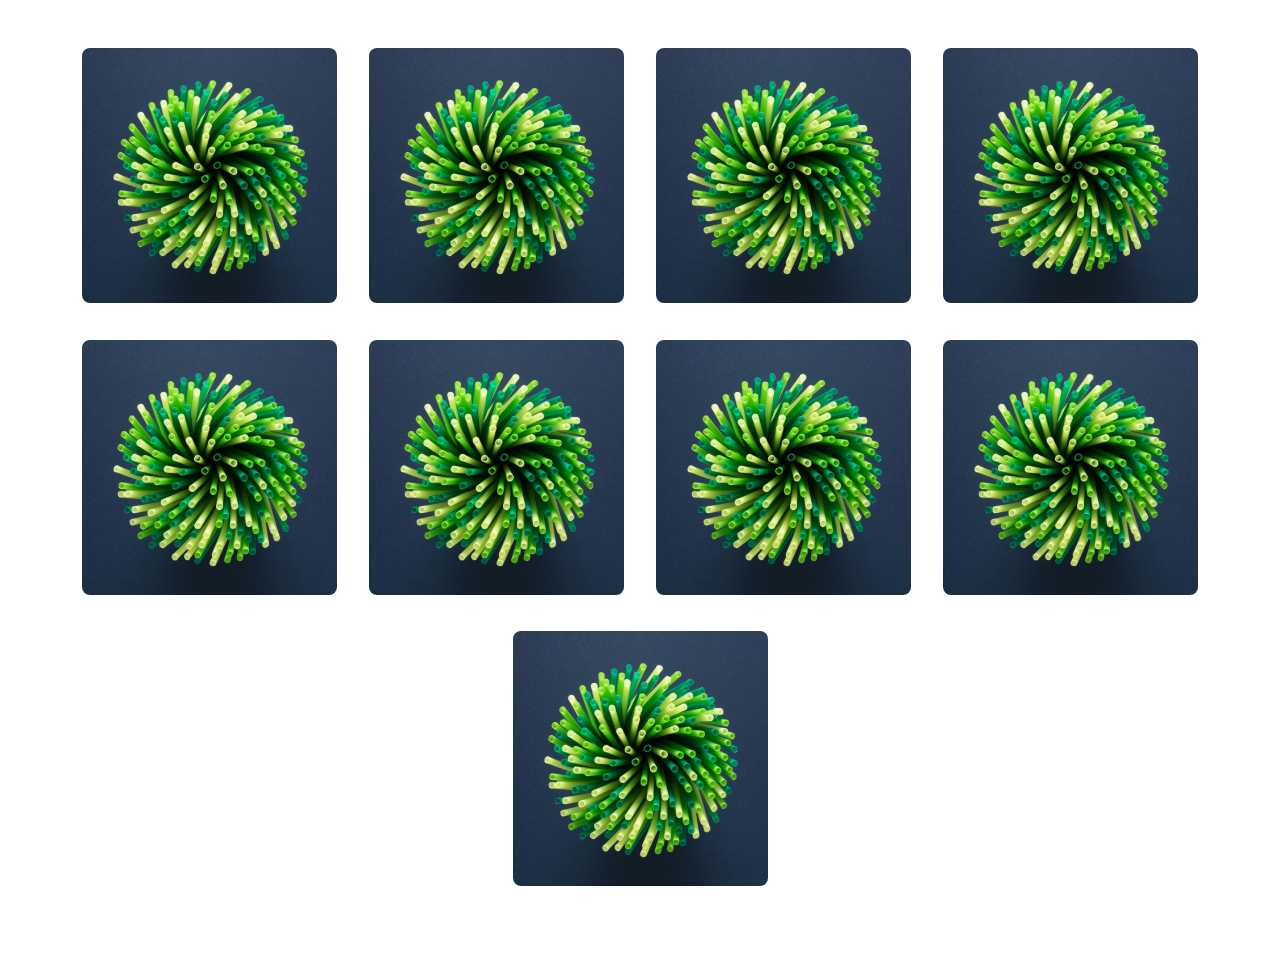
<file: exercises/Ex1-HTMLdata/HTMLdata.html>
<!DOCTYPE html>
<html lang="en">

<head>
  <meta charset="UTF-8">
  <meta http-equiv="X-UA-Compatible" content="IE=edge">
  <meta name="viewport" content="width=device-width, initial-scale=1.0">
  <link rel="stylesheet" href="/css/theme.css">
  <link rel="stylesheet" href="/css/base.css">
  <link rel="stylesheet" href="/css/styles.css">
  <link rel="stylesheet" href="/css/pages.css">
  <title>Exercise: Creating HTML with data</title>
</head>

<body>
  <div class="portfolio-grid" id="portfolio">
    <div class="portfolio-card" data-item="web">
      <div class="card-body">
        <img src="/assets/images/portfolio-1.jpg" alt="portfolio icon">
        <a href="#" class="card-popup-box">
          <div>Web Development</div>
          <h3>Food Website</h3>
        </a>
      </div>
    </div>
    <script src="./HTMLDataDRY.js"></script>
</body>

</html>
</file>
<file: css/theme.css>
:root {
    --bg: #fff;
    --bg-panel: #fff; 
    /* Both of these colors are the same, why are we making 2 separate themes?
    Think about what colors you want to keep the same. And what colors you want to change eventually*/
    --color-headings: #161c2d;
    --color-text-opacity: rgba(22, 28, 45, 0.7);
    --color-text: #161c2d;
    --color-text-base: #161c2d;
    --border: #383f53;
    
}

[data-theme="light"] .hero-bg {
    background-image: url("../assets/images/hero-pattern.webp");
    background-position: center;
    background-repeat: no-repeat;
    background-size: cover;
}

[data-theme="dark"] {
    --bg: #171a23;
    --bg-panel: #f1f1f1; 
    --color-headings: #fff;
    --color-text-opacity: rgba(255, 255, 255,0.7);
    --color-text: #fff;
    --color-text-base: #161c2d;
    --border: #ced4da;
}
</file>
<file: css/base.css>
:root {
    --marquee-width: 80vw;
    /*vw-View Width: The width is 80% of the viewport, no matter what the screen size is
    vh-View Height works in a similar way. */
    --marquee-height: 15vh;
    --marquee-elms-displayed: 5;
    --marquee-elm-width: calc(var(--marquee-width) / var(--marquee-elms-displayed));
    --marquee-duration-animation: calc(var(--marquee-elms) * 3s);
    /*marquee-elms will be defined in Javascript*/
}
/*This is assigned to the HTML root of our project. Thus these styles are available globally.*/

section,
footer,
header,
main,
nav {
    display: block;
}
*/*selects everything*/, *::before /*selects any before styles*/, *::after /*selects any after styles*/ {
    box-sizing: border-box;
    /*This takes all of our content in a div and include any margin and padding to it's total size.*/
}

body {
    margin: 0;
    font-family: "Inter", sans-serif;
    font-size: 1rem;
    font-weight: 400;
    line-height: 1.5;
    color: var(--color-text);
    background-color: var(--bg);
    text-align: left;
}

a {
    color: #495fef;
    text-decoration: none;
    background-color: transparent;
}

h1,
h2,
h3,
h4 {
    color: var(--color-headings);
    margin-top: 0.25rem;
    margin-bottom: 0.5rem;
}

p {
    margin-top: 0;
}

button {
    outline: none;
}

.container,
.container-fluid {
    width: 100%;
    padding-left: 15px;
    padding-right: 15px;
    margin-left: auto;
    margin-right: auto;
}

.container {
    max-width: 1140px;
}

.ul-defaults-none {
    list-style: none;
    margin: 0;
    padding: 0;
}

.btn {
    font-weight: 700;
    min-width: 175px;
    display: inline-flex;
    align-items: center;
    justify-content: center;
    text-transform: uppercase;
    letter-spacing: 1.63px;
    transition: 0.4s;
    height: 65px;
    padding-left: 30px;
    padding-right: 30px;
    box-shadow: 0 32px 54px rgba(3, 3, 3, 0.12);
}

.btn:not(:disabled):not(.disabled),
button:not(:disabled):not(.disabled) {
    cursor: pointer;
}
/* This button class will have a cursor pointer on it when we hover over the button
But if the button is disable on our class or the native element, we don't want the cursor to show. */

.btn-primary,
.btn-primary a {
    color: #fff;
    background-color: #495fef;
    border-color: #495fef;
}

.round-pill {
    border-radius: 50rem;
}

.header-lg{
    font-size: 5rem;
    letter-spacing: -2.5px;
    line-height: 1.05;
}

.header-md {
    font-size: 3rem;
    letter-spacing: -2px;
}

.sub-header{
    font-size: 1.3125rem;
    line-height: 1.5;
    padding-top: 1.25rem;
    padding-bottom: 1.875rem;
}
</file>
<file: css/styles.css>
.theme-panel {
    position: fixed;
    right: 0;
    top: 25%;
    z-index: 100;
    transition: 0.4s;
    transform: translateX(100%); /*This hides the panel to the right side of the page*/
}

.theme-body {
    background-color: #495fef;
    border: transparent;
    max-width: 185px;
    padding: 15px 13px;
    text-align: center;
    border-bottom-left-radius: 25px;
    position: relative;
}
.theme-body > span {
    color: white;
    font-size: 13px;
    font-weight: 700;
    letter-spacing: -0.09px;
    line-height: 26px;
    padding-bottom: 8px;
    display: inline-flex;
}

.theme-body .btn-group {
    box-shadow: 0 12px 34px rgba(22, 28, 45, 0.2);
    border-radius: 33px;
    background-color: white;
    overflow: hidden;
    display: flex;
    max-width: 153px;
}

.theme-body .btn-group .switcher-btn {
    background: transparent;
    border: none;
    width: 50%;
    font-size: 11px;
    font-weight: 700;
    height: 42px;
    padding-left: 15px;
    padding-right: 15px;
    letter-spacing: 1.4px;
    text-transform: uppercase;
}

.theme-body .btn-group .switcher-btn.active {
    background-color: #ced4e7;
}

.theme-panel.open {
    transform: translateX(0);
}

.theme-body .theme-tab{
    position: absolute;
    top: 0;
    transform: translateX(-100%);
    display: flex;
    align-items: center;
    justify-content: center;
    width: 30px;
    height: 50px;
    border: 0;
    background: #495fef;
    color: white;
    border-bottom-left-radius: 10px;
    border-top-left-radius: 10px;
    left: 1px;
}

.theme-tab i {
    font-size: 1rem;
    transition: 0.4s;
    pointer-events:none; /*The click event is going to happen on the button itself. Removes a 'false trigger' when we move on JS*/
}

.theme-panel.open .theme-tab i {
    transform: scaleX(-1); /*This will mirror your icon / image */
}


.navbar {
    display: flex;
    flex-flow: row nowrap;
    padding: 0.5rem 1rem;
    width: 100%;
}

.navbar .navbar-nav {
    margin-left: auto;
}

.brand-logo a h2 {
    font-size: 1.5rem;
    letter-spacing: -0.5px;
    line-height: 1.42;
}

.hero-content{
    text-align: center;
    padding: 5.5rem 0;
}

.code-icon {
    background-color: #da5252;
    color: var(--color-text);
    padding: 1.25rem 1.5rem;
    border-radius: 50rem;
    display: inline-block;
    margin-bottom: 2.5rem;
    text-align: center;
}
.code-icon .fa-code {
    font-size: 2rem;
    display: inline-block;
    line-height: 1.5;
}

.search-container label {
    position: relative;
    display: inline-flex;
    align-items: center;
}

.search-input {
    padding: 0.75rem 1.5rem;
    background-color: #f1f3f5;
    border: 1px solid #f1f3f5;
    border-radius: 50rem;
}

.search-input:focus {
    outline: none;
    border-color: #4dabf7;
    box-shadow: inset 0 1px 1px rgba(0, 0, 0, 0.0125), 0 0 8px rgba(34, 139, 230, 0.5);
}

.search-container .fa-search {
    position: absolute;
    right: 10px;
}

.portfolio-grid{
    max-width: 1400px;
    width: 100%;
    margin: 0 auto;
}

.portfolio-filter-nav {
    display: flex;
    flex-wrap: wrap;
    padding: 2rem 0;
}

.portfolio-filter-nav .filter-link {
    padding: 0 1rem;
    font-size: 0.8125rem;
    line-height: 1.6;
    letter-spacing: 1.63px;
    font-weight: 700;
}

.portfolio-filter-nav .filter-link:hover {
    cursor: pointer;
}

.portfolio-filter-nav .filter-link.active {
    color: #495fef;
}

.portfolio-grid {
    display: flex;
    flex-wrap: wrap;
    padding: 3rem 1rem;
    justify-content: center;
}

.portfolio-card {
    position: relative;
    margin: 0 1rem 1.85rem;
    max-width: 255px;
}

.card-body img {
    width: 255px;
    height: 255px;
    object-fit: cover; /*This will help auto scale the image nicely*/
    border-radius: 8px;
}
.card-popup-box {
    position: absolute;
    bottom: 0;
    left: 20px;
    right: 20px;
    transition: 0.4s;
    z-index: 1;
    padding: 1.25rem 1.875rem;
    opacity: 0;
}

.card-popup-box:before {
    /*The :before psuedo class will help assist with the animation.
    If we added opacity and background to the class itself, it will affect the text too
    By using before, we only apply transparency to the background only.*/
    position: absolute;
    content: ""; /*When you use these psuedo-classes, you MUST have a content attribute.*/
    background: var(--bg);
    top: 0;
    left: 0;
    right: 0;
    bottom: 0;
    z-index: -1;
    opacity: 0.9;
    border-radius: 8px;
}

.portfolio-card:hover .card-popup-box{
    bottom: 20px;
    opacity: 1;
    cursor: pointer;
}

.card-popup-box div {
    color: var(--color-text-opacity);
    font-size: 0.8125rem;
    line-height: 1.63;
    letter-spacing: 1.63px;
    padding-bottom: 0.5rem;
    font-weight: 700;
    text-transform: uppercase;
    pointer-events: none; /* prevents the user from clicking on it, highlighting it etc.*/
}
.card-popup-box h3 {
    pointer-events: none;
    color: var(--color-headings);
    font-size: 1.3125rem;
    letter-spacing: -0.5px;
    font-weight: 700;
    margin-bottom: 0;
}

.reviews {
    text-align: center;
    position: relative;
    margin: 3rem 0;
    overflow: hidden;
}

.reviews .review-title{
    font-size: 18px;
    font-weight: 600;
}

.review-preview {
    max-width: 400px;
    margin: 0 auto;
    position: absolute;
    left: 0;
    right: 0;
    top: -3rem;
    z-index: -1;
    opacity: 0.5;
}

.review-preview img {
    width: 100%;
}

.review-carousel {
    display: flex;
    justify-content: center;
    height: 250px;
    margin: 50px 0;
    pointer-events: none;
}

.review-carousel .review-item{
    background: var(--bg-panel);
    color: var(--color-text-base);
    max-width: 450px;
    padding: 2.5rem;
    border-radius: 24px;
    width: 100%;
    box-shadow: 0 22px 34px rgba(22,28,45,0.18);
    transition: all 0.3s ease-in-out;
    position: absolute;
    z-index: -1;
    opacity: 0;
}

.review-item.active{
    transform: translate(0, -10%);
    z-index: 10;
    opacity: 1;
}
.review-item.prev{
    transform: translateX(-75%);
    opacity: 0.25;
}
.review-item.next{
    transform: translateX(75%);
    opacity: 0.25;
}


.review-item .review-text {
    padding-bottom: 2.5rem;
    text-align: left;
}

.review-author{
    display: flex;
    text-align: left;
    align-items: center;
}

.review-author .avatar {
    width: 46px;
    height: 46px;
    margin-right: 12px;
}

.avatar img {
    width: 100%;
    border-radius: 50%;
}

.details .name {
    font-size: 18px;
    line-height: 1.5;
}

.details .company {
    color: #6b6b6b;
}


.slide-ctrl-container{
    margin-top: 50px
}

.slide-ctrl-container button {
    background: none;
    border: none;
    outline: none;
    color: var(--color-text);
    font-size: 32px;
    transition: all 0.3s ease-in-out;
    opacity: 0.75;
}

.slide-ctrl-container button:hover {
    opacity: 1;
}

.slide-ctrl-container button:nth-child(1){
    padding-right: 10px; 
}
.slide-ctrl-container button:nth-child(2){
    padding-left: 10px; 
}

.main-menu {
    display:flex;
}
.main-menu .nav-item {
    padding: 18px;
    font-size: 15px;
    line-height: 26px;
    cursor: pointer;
    text-transform: lowercase;
}
.modal {
    display: flex;
    justify-content: center;
    align-items: center;
    background: rgba(0,0,0,0.8);
    cursor: pointer;
}

.modal,
.full-site-modal {
    position: fixed;
    top: 0;
    bottom: 0;
    left: 0;
    right: 0;
    padding: 1rem;
    transition: all 0.35s ease-in;
    visibility: hidden;
    opacity: 0;
    z-index: 99; 
}

.modal-dialog {
    max-width: 800px;
    max-height: 80vh;
    background: var(--bg-panel);
    color: var(--color-text-base);
    overflow: hidden;
    padding: 1.25rem 1.85rem;
    border-radius: 5px;
    cursor: default;
}

.modal-dialog .modal-header h3 {
    color: var(--color-text-base);
}

.modal-header {
    display: flex;
    padding-bottom: 1rem;
    justify-content: space-between;
}

.modal-header .fa-times {
    font-size: 1.5rem;
    transition: all 0.5s ease-in;
}

.modal-header .fa-times:hover {
    transition: scale(1.1);
    cursor: pointer;
}

.full-site-modal.is-visible,
.modal.is-visible {
    visibility: visible;
    opacity: 1;
}

.modal-body{
    display: flex;
    align-items:center;
}

.modal-body .img-wrapper{
    max-width: 200px;
    margin-right: 0.75rem;
}
.modal-body .img-wrapper img{
    width: 200px; /*DeviantNote: doing 100% like in the video makes it a rectangle?*/
    border-radius: 8px;
    object-fit: cover;
    height: 200px;
}

[data-animation="zoomInOut"].full-site-modal {
    transform: scale(0.2);
    /*Starting Point*/
}

[data-animation="slideInOutTop"] .modal-dialog {
    opacity: 0;
    transition: all 0.5s;
}

[data-animation="slideInOutTop"].is-visible .modal-dialog {
    opacity: 1;
    transition-delay: 0.2s;
}

[data-animation="slideInOutTop"] .modal-dialog {
    transform: translateY(-100%);  
}

[data-animation="zoomInOut"].full-site-modal.is-visible,
[data-animation="slideInOutTop"].is-visible .modal-dialog {
    transform: none;
    /*Ending point, removes the transform
    Transition that we added earlier in .full-site-modal will allows us to complete the animation*/
}
</file>
<file: css/pages.css>
.page-block {
    background: var(--bg);
}

#about .modal-body,
#contact .modal-body {
    padding: 2rem;
    flex-wrap: wrap;
}

#about .img-wrapper {
    flex: 1;
    text-align: center;
    max-width: initial;
    margin-right: 0;
}

#about .img-wrapper img {
    border-radius: 50%;
    max-width: 200px;
}

#about .about-text {
    flex: 1;
}

.about-text p,
.about-text .contact-me-block {
    font-size: 1.2rem;
}

#contact .modal-body{
    display: block;
}

.contact-text{
    padding-bottom: 3.5rem;
}

.folio-form .form-control{
    display: block;
    border-top: 0;
    border-left: 0;
    border-right: 0;
    max-width: 500px;
    width: 100%;
    color: var(--color-text);
    padding: 0 0 5px 0;
    line-height: 26px;
    margin-bottom: 40px;
    border-bottom: 1px solid var(--border);
    outline: none;
    background: transparent;
}

.marquee{
    width: var(--marquee-width);
    height: var(--marquee-height);
    overflow: hidden;
    margin: 2rem auto;
    position:relative;
}

.marquee-content{
    list-style: none;
    display: flex;
    height: 100%;
    animation: scrolling var(--marquee-duration-animation) linear infinite;
}


.marquee-content li {
    width: var(--marquee-elm-width);
    display: flex;
    justify-content: center;
    align-items: center;
    max-height: 100%;
    white-space: nowrap;
    flex-shrink: 0;
    font-size: calc(var(--marquee-height) * 3 / 4);
    /*Marquee is set to the view height variable
    It is then multiplied by 3
    and then divided by 4. app 11.25vh
    If the viewport shrinks, the height of the font-size is going to reduce. */

}

.marquee:before,
.marquee:after {
    position: absolute;
    height: 100%;
    top: 0;
    content: "";
    z-index: 1;
    width: 10rem;
}
.marquee:before{
    left: 0;
    background: linear-gradient(to right, var(--bg) 0%, transparent 100%);
}
.marquee:after{
    right: 0;
    background: linear-gradient(to left, var(--bg) 0%, transparent 100%);
}

@keyframes scrolling {
    0% { transform: translateX(0); }
    /*This is the starting point of our animation*/
    100% { transform: translateX(calc(-1 * var(--marquee-elm-width) * var(--marquee-elms)));}
    /*This is the ending point of our animation
    We want to calculate the movement based on the width X the number of elements*/
}

@media (max-width: 991px) {
    #about .img-wrapper,
    #about .about-text {
        flex: initial;
        margin: 0 auto;
    }

    .page-block {
        text-align: center;
    }
}

/*We can also reassign variables in media queries*/
@media (max-width: 768px) {
    :root {
        --marquee-width: 100%;
        --marquee-elms-displayed: 3;
    }
    .marquee:before,
    .marquee:after {
        width: 5rem;
    }
}

@media (max-width: 450px) {
    :root {
        --marquee-elms-displayed: 2;
    }
}
</file>
